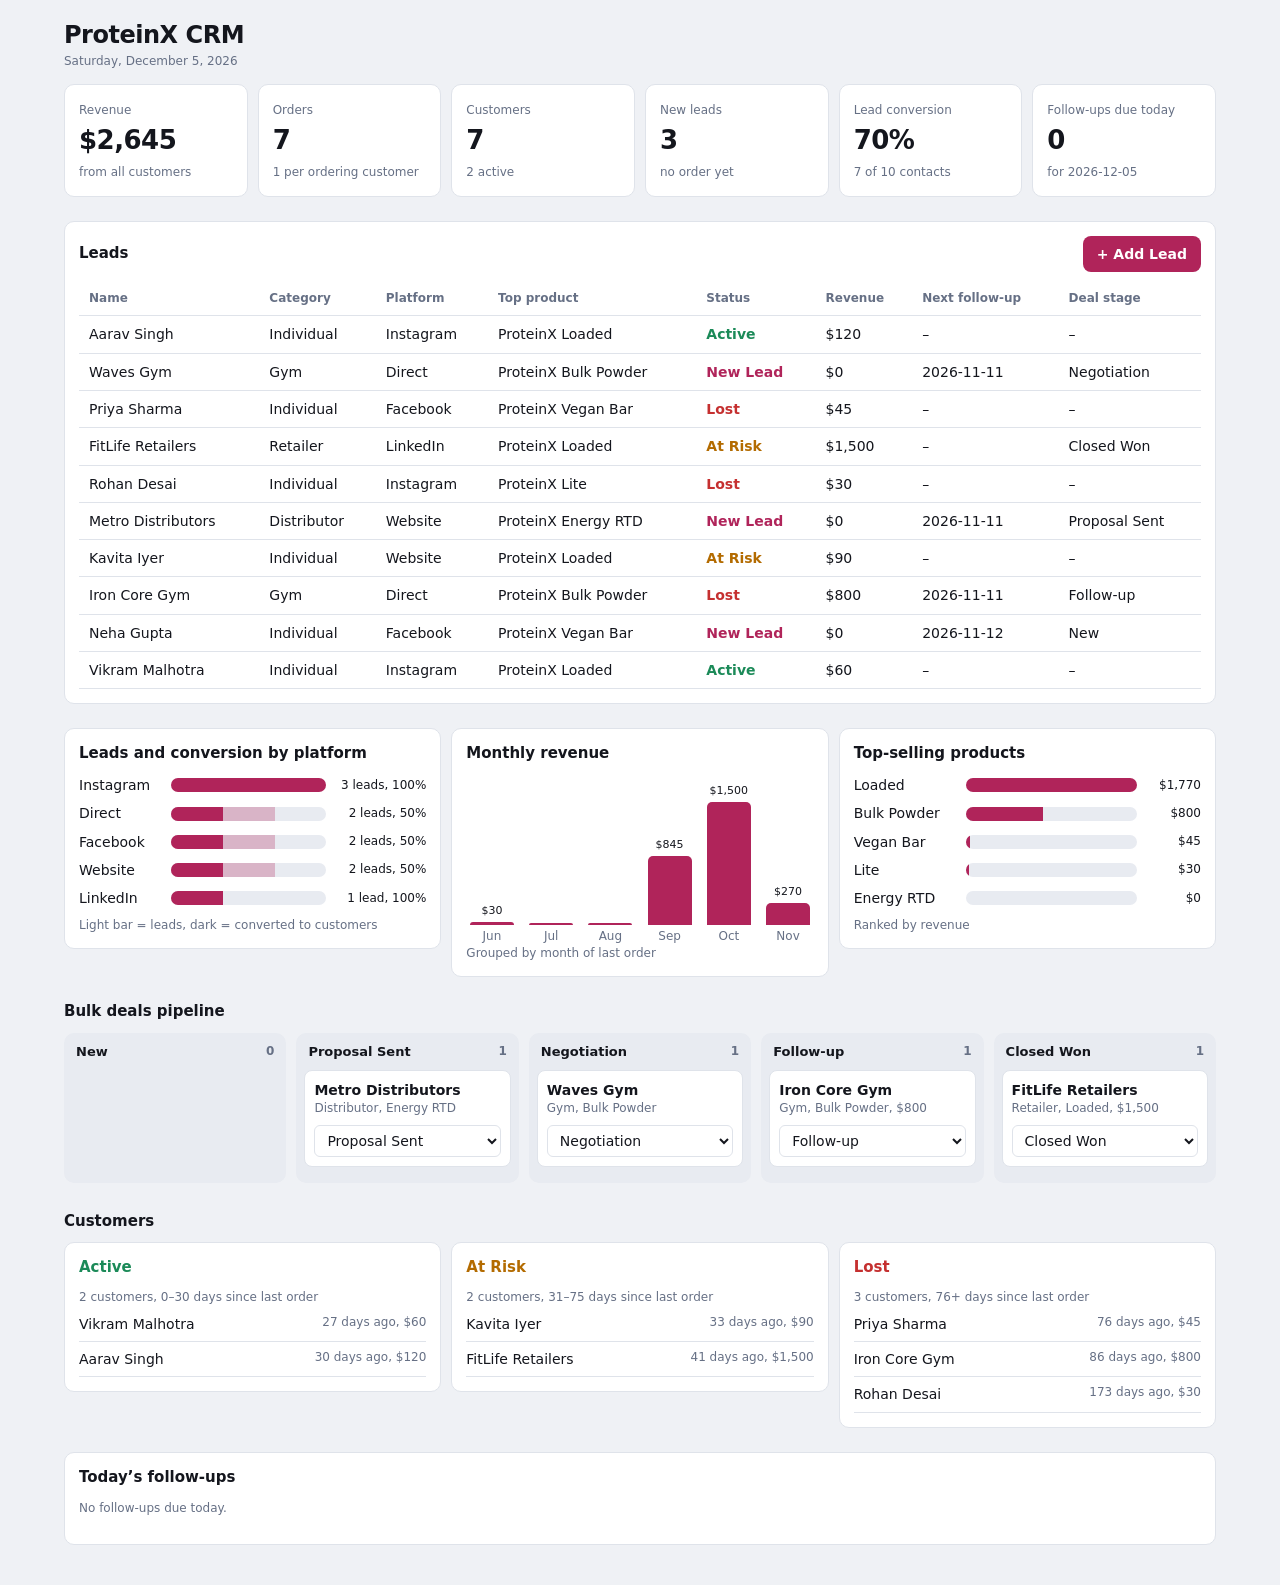
<file: CRM_Dashboard/crm-dashboard.html>
<!DOCTYPE html>
<html lang="en"><head><meta charset="utf-8">
<meta name="viewport" content="width=device-width, initial-scale=1, viewport-fit=cover">
<title>ProteinX CRM</title>
<style>
:root{--bg:#eff1f5;--cd:#fff;--tx:#14161d;--mu:#667085;--ln:#dfe3ea;--sf:#e8ebf1;--ac:#b0245a;--on:#fff;--ok:#1b8a58;--wn:#b36b00;--bd:#c53030;box-sizing:border-box;padding-top:env(safe-area-inset-top,0px);padding-bottom:env(safe-area-inset-bottom,0px)}
@media(prefers-color-scheme:dark){:root:not([data-theme=light]){--bg:#101216;--cd:#1a1d24;--tx:#eef0f4;--mu:#9aa1b0;--ln:#2b303b;--sf:#242934;--ac:#ff7aa8;--on:#1a0a12;--ok:#4cc48f;--wn:#f0b030;--bd:#f26b6b;color-scheme:dark}}
:root[data-theme=dark]{--bg:#101216;--cd:#1a1d24;--tx:#eef0f4;--mu:#9aa1b0;--ln:#2b303b;--sf:#242934;--ac:#ff7aa8;--on:#1a0a12;--ok:#4cc48f;--wn:#f0b030;--bd:#f26b6b;color-scheme:dark}
html{scroll-padding-top:env(safe-area-inset-top,0px)}
*,*::before,*::after{box-sizing:inherit}
body{margin:0;background:var(--bg);color:var(--tx);font:14px/1.45 system-ui,-apple-system,"Segoe UI",Roboto,"Helvetica Neue",sans-serif}
main{max-width:1180px;margin:0 auto;padding:18px 14px 40px}
h1{font-size:24px;letter-spacing:-.02em;margin:0}
h2{font-size:15px;margin:0 0 10px}h3{margin:0}
.mu{color:var(--mu);font-size:12px}
.sec{margin-top:24px}
.card{background:var(--cd);border:1px solid var(--ln);border-radius:10px;padding:14px}
.kpis{display:grid;grid-template-columns:repeat(auto-fit,minmax(150px,1fr));gap:10px;margin-top:14px}
.kpi b{display:block;font-size:26px;letter-spacing:-.02em;margin:2px 0}
.g3{display:grid;grid-template-columns:repeat(auto-fit,minmax(290px,1fr));gap:10px;align-items:start}
.hd{display:flex;justify-content:space-between;align-items:center;gap:8px;margin-bottom:10px}.hd h2{margin:0}
.btn{background:var(--ac);color:var(--on);border:0;border-radius:8px;padding:8px 14px;font:inherit;font-weight:600;cursor:pointer;text-decoration:none;display:inline-block}
.btn.o{background:none;color:var(--tx);border:1px solid var(--ln)}
.btn:focus-visible,input:focus-visible,select:focus-visible{outline:2px solid var(--ac);outline-offset:2px}
.tw{overflow-x:auto}
table{width:100%;border-collapse:collapse;min-width:760px}
th,td{text-align:left;padding:8px 10px;border-bottom:1px solid var(--ln);white-space:nowrap}
th{font-size:12px;color:var(--mu);font-weight:600}
.Active{color:var(--ok)}.At-Risk{color:var(--wn)}.Lost{color:var(--bd)}.New-Lead{color:var(--ac)}
.st{font-weight:600}
.row{display:flex;align-items:center;gap:8px;margin:8px 0}
.row>span:first-child{width:84px;flex:none}
.v{width:92px;flex:none;text-align:right;font-size:12px}
.trk{flex:1;height:14px;background:var(--sf);border-radius:7px;overflow:hidden}
.trk i{display:block;height:100%;background:var(--ac)}
.trk i.t{background:color-mix(in srgb,var(--ac) 28%,transparent)}
.trk u{display:block;height:100%;background:var(--ac)}
.cols{display:flex;align-items:flex-end;gap:8px;height:170px}
.col{flex:1;height:100%;display:flex;flex-direction:column;justify-content:flex-end;align-items:center;font-size:11px;gap:3px}
.col div{width:100%;max-width:44px;background:var(--ac);border-radius:5px 5px 0 0;min-height:2px}
.board{display:grid;grid-template-columns:repeat(5,minmax(200px,1fr));gap:10px;overflow-x:auto;padding-bottom:4px}
.lane{background:var(--sf);border-radius:10px;padding:8px;min-height:110px}
.lane h3{font-size:13px;margin:2px 4px 8px;display:flex;justify-content:space-between}
.deal{background:var(--cd);border:1px solid var(--ln);border-radius:8px;padding:9px;margin-bottom:8px}
.deal select{width:100%;margin-top:7px}
.li{display:flex;justify-content:space-between;gap:8px;padding:7px 0;border-bottom:1px solid var(--ln)}
.fu{display:flex;gap:10px;align-items:center;flex-wrap:wrap;padding:10px 0;border-bottom:1px solid var(--ln)}
.fu input{width:200px}
select,input{font:inherit;color:var(--tx);background:var(--cd);border:1px solid var(--ln);border-radius:6px;padding:6px 8px;max-width:100%}
dialog{border:1px solid var(--ln);border-radius:12px;background:var(--cd);color:var(--tx);padding:18px;width:min(420px,92vw)}
dialog::backdrop{background:#0008}
dialog input,dialog select{width:100%}
label{display:block;margin:10px 0 3px;font-size:12px;color:var(--mu)}
</style></head><body><main>
<h1>ProteinX CRM</h1><div class="mu" id="dt"></div>
<div class="kpis" id="kpis"></div>

<section class="sec"><div class="card">
<div class="hd"><h2>Leads</h2><button class="btn" onclick="$('#dlg').showModal()">+ Add Lead</button></div>
<div class="tw"><table><thead><tr><th>Name</th><th>Category</th><th>Platform</th><th>Top product</th><th>Status</th><th>Revenue</th><th>Next follow-up</th><th>Deal stage</th></tr></thead><tbody id="lt"></tbody></table></div>
</div></section>

<section class="sec"><div class="g3">
<div class="card"><h2>Leads and conversion by platform</h2><div id="cp"></div><div class="mu">Light bar = leads, dark = converted to customers</div></div>
<div class="card"><h2>Monthly revenue</h2><div class="cols" id="cm"></div><div class="mu">Grouped by month of last order</div></div>
<div class="card"><h2>Top-selling products</h2><div id="cr"></div><div class="mu">Ranked by revenue</div></div>
</div></section>

<section class="sec"><h2>Bulk deals pipeline</h2><div class="board" id="pb"></div></section>
<section class="sec"><h2>Customers</h2><div class="g3" id="cl"></div></section>
<section class="sec"><div class="card"><h2>Today’s follow-ups</h2><div id="fu"></div></div></section>

<dialog id="dlg"><h2>Add lead</h2>
<label>Name</label><input id="fn" placeholder="Lead or business name">
<label>Category</label><select id="fc"></select>
<label>Acquisition platform</label><select id="fp"></select>
<label>Top product</label><select id="fd"></select>
<label>WhatsApp number, with country code</label><input id="fh" placeholder="919876543210">
<label>Next follow-up date</label><input id="ff" type="date">
<label>Deal stage, for gyms, retailers and distributors</label><select id="fs"></select>
<div style="margin-top:16px;display:flex;gap:8px;justify-content:flex-end"><button class="btn o" onclick="$('#dlg').close()">Cancel</button><button class="btn" onclick="add()">Save lead</button></div>
</dialog>
</main>
<script>
const CSV=`ID,Lead/Customer Name,Category,Status,Acquisition Platform,Top Product,Total Revenue ($),Last Order Date,Next Follow-up Date,Deal Stage
1,Aarav Singh,Individual,Active,Instagram,ProteinX Loaded,120,2026-11-05,,
2,Waves Gym,Gym,New Lead,Direct,ProteinX Bulk Powder,0,,2026-11-11,Negotiation
3,Priya Sharma,Individual,At Risk,Facebook,ProteinX Vegan Bar,45,2026-09-20,,
4,FitLife Retailers,Retailer,Active,LinkedIn,ProteinX Loaded,1500,2026-10-25,,Closed Won
5,Rohan Desai,Individual,Lost,Instagram,ProteinX Lite,30,2026-06-15,,
6,Metro Distributors,Distributor,New Lead,Website,ProteinX Energy RTD,0,,2026-11-11,Proposal Sent
7,Kavita Iyer,Individual,Active,Website,ProteinX Loaded,90,2026-11-02,,
8,Iron Core Gym,Gym,At Risk,Direct,ProteinX Bulk Powder,800,2026-09-10,2026-11-11,Follow-up
9,Neha Gupta,Individual,New Lead,Facebook,ProteinX Vegan Bar,0,,2026-11-12,New
10,Vikram Malhotra,Individual,Active,Instagram,ProteinX Loaded,60,2026-11-08,,`;
const $=s=>document.querySelector(s),T=new Date().toLocaleDateString('en-CA'),
D=d=>Math.round((Date.parse(T)-Date.parse(d))/864e5),
M=n=>'$'+n.toLocaleString('en-US'),
E=s=>String(s).replace(/[&<>"']/g,c=>'&#'+c.charCodeAt(0)+';'),
seg=r=>!r.last?'New Lead':D(r.last)<=30?'Active':D(r.last)<=75?'At Risk':'Lost',
cls=s=>s.replace(' ','-'),
by=(a,f)=>a.reduce((m,x)=>((m[f(x)]??=[]).push(x),m),{}),
BULK=['Gym','Retailer','Distributor'],ST=['New','Proposal Sent','Negotiation','Follow-up','Closed Won'],
PL=['Instagram','Facebook','LinkedIn','Direct','Website'],
PD=['Loaded','Bulk Powder','Vegan Bar','Lite','Energy RTD'].map(x=>'ProteinX '+x),
R={Active:'0–30 days','At Risk':'31–75 days',Lost:'76+ days'},K='proteinx-crm-v1',
opts=a=>a.map(x=>`<option>${x}</option>`).join('');
let L;try{L=JSON.parse(localStorage.getItem(K))}catch(e){}
if(!Array.isArray(L))L=CSV.trim().split('\n').slice(1).map(l=>{const c=l.split(',');return{id:+c[0],name:c[1],cat:c[2],plat:c[4],prod:c[5],rev:+c[6],last:c[7],next:c[8],stage:c[9],phone:''}});
const save=()=>{try{localStorage.setItem(K,JSON.stringify(L))}catch(e){}};
$('#fc').innerHTML=opts(['Individual',...BULK]);$('#fp').innerHTML=opts(PL);$('#fd').innerHTML=opts(PD);$('#fs').innerHTML=opts(ST);
$('#dt').textContent=new Date().toLocaleDateString(undefined,{weekday:'long',day:'numeric',month:'long',year:'numeric'});

function mv(id,v){L.find(r=>r.id==id).stage=v;save();render()}
function ph(id,v){L.find(r=>r.id==id).phone=v;save();render()}
function add(){
 const n=$('#fn').value.trim();if(!n){$('#fn').focus();return}
 const c=$('#fc').value;
 L.unshift({id:Math.max(0,...L.map(r=>r.id))+1,name:n,cat:c,plat:$('#fp').value,prod:$('#fd').value,rev:0,last:'',next:$('#ff').value,stage:BULK.includes(c)?$('#fs').value:'',phone:$('#fh').value});
 save();render();$('#dlg').close();$('#fn').value=$('#fh').value=$('#ff').value='';
}

function render(){
 const cu=L.filter(r=>r.last),nl=L.filter(r=>!r.last),fu=L.filter(r=>r.next===T),
 rev=L.reduce((s,r)=>s+r.rev,0),act=cu.filter(r=>seg(r)=='Active').length;
 $('#kpis').innerHTML=[['Revenue',M(rev),'from all customers'],['Orders',cu.length,'1 per ordering customer'],['Customers',cu.length,act+' active'],['New leads',nl.length,'no order yet'],['Lead conversion',Math.round(cu.length/L.length*100)+'%',cu.length+' of '+L.length+' contacts'],['Follow-ups due today',fu.length,'for '+T]]
  .map(k=>`<div class="card kpi"><span class="mu">${k[0]}</span><b>${k[1]}</b><span class="mu">${k[2]}</span></div>`).join('');

 $('#lt').innerHTML=L.map(r=>`<tr><td>${E(r.name)}</td><td>${r.cat}</td><td>${r.plat}</td><td>${E(r.prod)}</td><td class="st ${cls(seg(r))}">${seg(r)}</td><td>${M(r.rev)}</td><td>${r.next||'–'}</td><td>${r.stage||'–'}</td></tr>`).join('');

 const P=by(L,r=>r.plat),pk=Object.keys(P).sort((a,b)=>P[b].length-P[a].length),mx=P[pk[0]].length;
 $('#cp').innerHTML=pk.map(p=>{const n=P[p].length,c=P[p].filter(r=>r.last).length;return `<div class="row"><span>${p}</span><div class="trk"><i class="t" style="width:${n/mx*100}%"><u style="width:${c/n*100}%"></u></i></div><span class="v">${n} lead${n>1?'s':''}, ${Math.round(c/n*100)}%</span></div>`}).join('');

 const mr={};cu.forEach(r=>{const k=r.last.slice(0,7);mr[k]=(mr[k]||0)+r.rev});
 const ks=Object.keys(mr).sort(),ms=[];let [y,m]=ks[0].split('-').map(Number);const [ey,em]=ks.at(-1).split('-').map(Number);
 for(;y<ey||(y==ey&&m<=em);m>11?(y++,m=1):m++)ms.push(y+'-'+String(m).padStart(2,'0'));
 const mm=Math.max(...ms.map(k=>mr[k]||0),1);
 $('#cm').innerHTML=ms.map(k=>{const v=mr[k]||0;return `<div class="col"><span>${v?M(v):''}</span><div style="height:${v/mm*72}%"></div><span class="mu">${new Date(k+'-01T00:00').toLocaleString('en',{month:'short'})}</span></div>`}).join('');

 const PR=by(L,r=>r.prod),pr=Object.keys(PR).map(p=>[p,PR[p].reduce((s,r)=>s+r.rev,0)]).sort((a,b)=>b[1]-a[1]),pm=Math.max(pr[0][1],1);
 $('#cr').innerHTML=pr.map(p=>`<div class="row"><span style="width:104px">${E(p[0].replace('ProteinX ',''))}</span><div class="trk"><i style="width:${p[1]/pm*100}%"></i></div><span class="v" style="width:56px">${M(p[1])}</span></div>`).join('');

 $('#pb').innerHTML=ST.map(s=>{const d=L.filter(r=>BULK.includes(r.cat)&&(r.stage||'New')==s);
  return `<div class="lane"><h3><span>${s}</span><span class="mu">${d.length}</span></h3>${d.map(r=>`<div class="deal"><b>${E(r.name)}</b><div class="mu">${r.cat}, ${E(r.prod.replace('ProteinX ',''))}${r.rev?', '+M(r.rev):''}</div><select aria-label="Deal stage" onchange="mv(${r.id},this.value)">${ST.map(x=>`<option${x==s?' selected':''}>${x}</option>`).join('')}</select></div>`).join('')}</div>`}).join('');

 $('#cl').innerHTML=['Active','At Risk','Lost'].map(s=>{const d=cu.filter(r=>seg(r)==s).sort((a,b)=>D(a.last)-D(b.last));
  return `<div class="card"><h2 class="${cls(s)}">${s}</h2><div class="mu">${d.length} customer${d.length==1?'':'s'}, ${R[s]} since last order</div>${d.map(r=>`<div class="li"><span>${E(r.name)}</span><span class="mu">${D(r.last)} days ago, ${M(r.rev)}</span></div>`).join('')||'<p class="mu">None right now</p>'}</div>`}).join('');

 $('#fu').innerHTML=fu.map(r=>{const p=(r.phone||'').replace(/\D/g,''),t=encodeURIComponent(`Hi ${r.name.split(' ')[0]}, this is ProteinX. Following up on ${r.prod}. Is now a good time to chat?`);
  return `<div class="fu"><div style="flex:1;min-width:170px"><b>${E(r.name)}</b><div class="mu">${r.cat}, ${E(r.prod)}${r.stage?', '+r.stage:''}</div></div><input placeholder="WhatsApp number, e.g. 919876543210" aria-label="WhatsApp number" value="${E(r.phone||'')}" onchange="ph(${r.id},this.value)"><a class="btn" target="_blank" rel="noopener" href="https://wa.me/${p}?text=${t}">Message on WhatsApp</a></div>`}).join('')||'<p class="mu">No follow-ups due today.</p>';
}
render();
</script></body></html>
</file>
